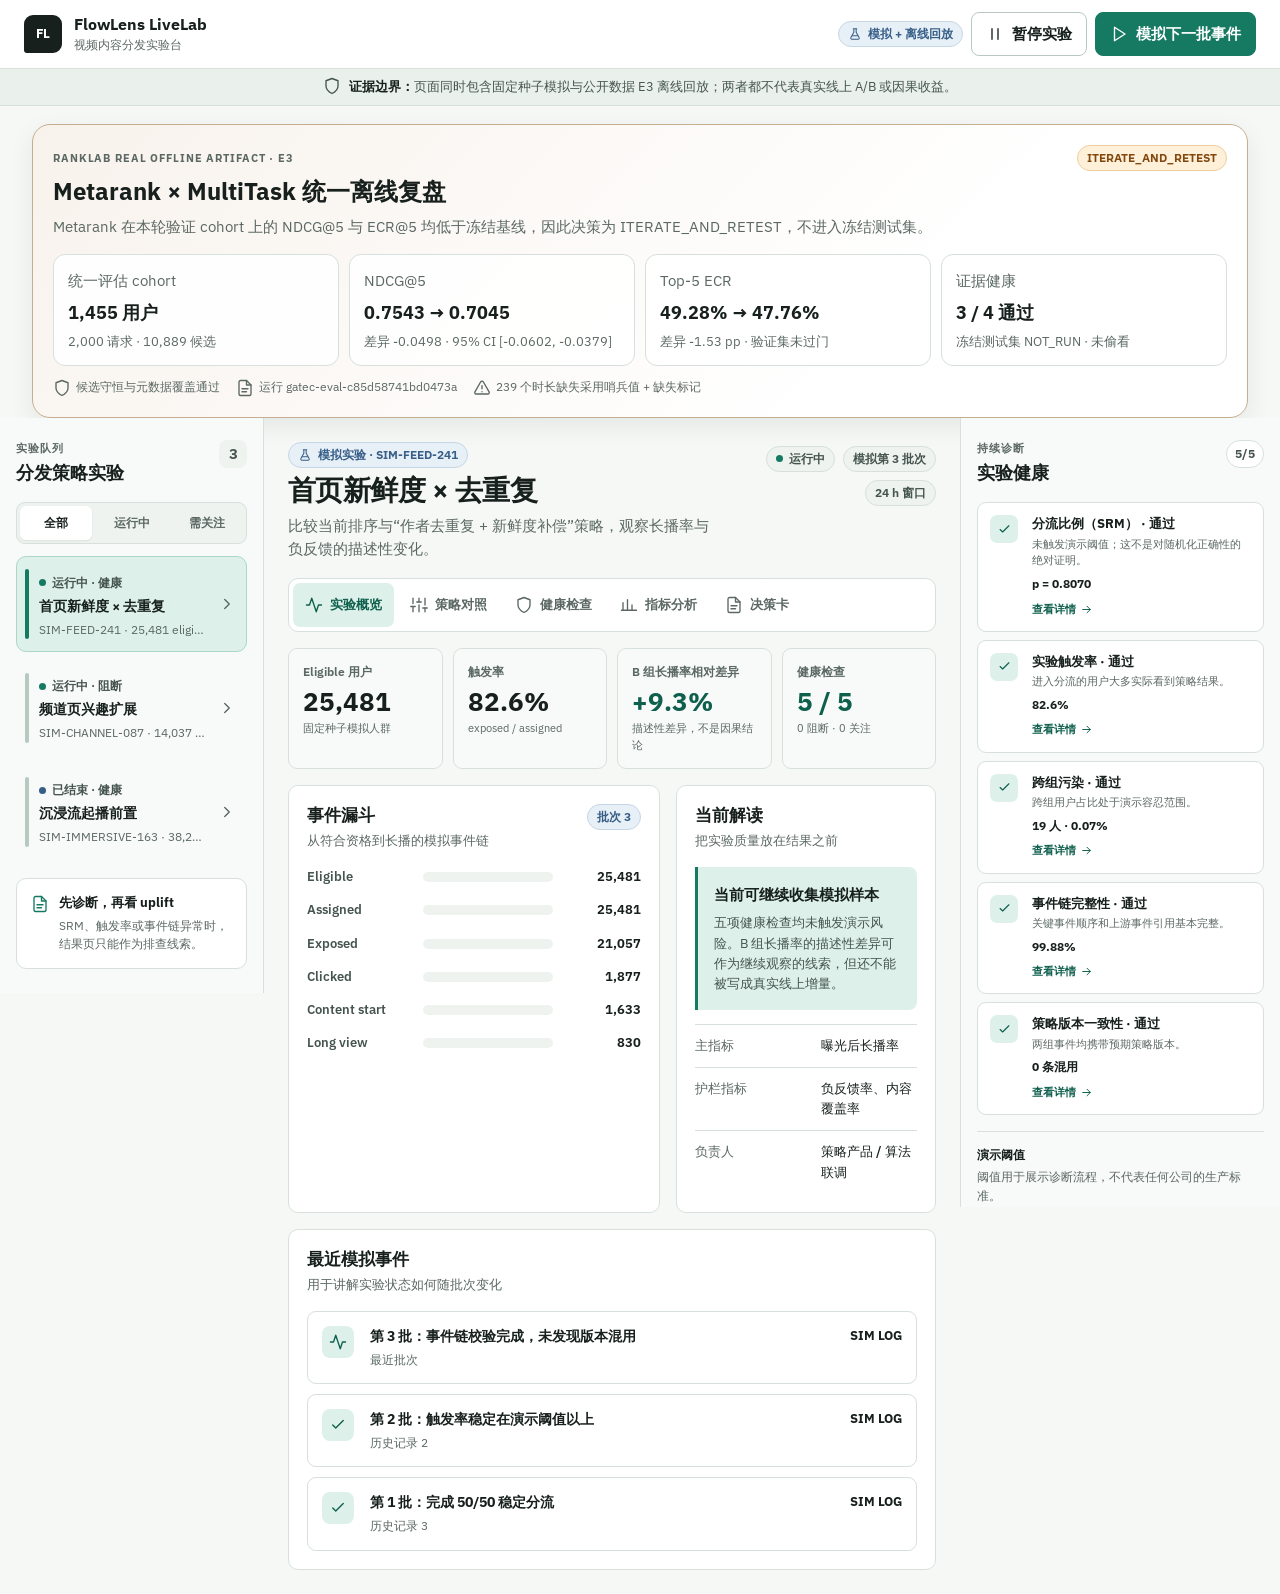
<file: apps/livelab/index.html>
<!doctype html>
<html lang="zh-CN">
  <head>
    <meta charset="UTF-8" />
    <meta name="viewport" content="width=device-width, initial-scale=1.0" />
    <meta
      name="description"
      content="FlowLens LiveLab：用于演示视频内容分发实验配置、健康检查与离线回放决策的本地原型。"
    />
    <title>FlowLens LiveLab · 视频内容分发实验台</title>
    <link rel="preconnect" href="https://font.emtech.cc" />
    <link rel="preconnect" href="https://fonts.googleapis.com" />
    <link rel="preconnect" href="https://fonts.gstatic.com" crossorigin />
    <link href="https://font.emtech.cc/css/LXGWNeoXiHei" rel="stylesheet" />
    <link
      href="https://fonts.googleapis.com/css2?family=IBM+Plex+Sans:wght@400;500;600;700&display=swap"
      rel="stylesheet"
    />
    <link rel="stylesheet" href="./styles.css" />
  </head>
  <body>
    <!-- Lucide icon paths, Apache-2.0: https://lucide.dev -->
    <svg class="icon-sprite" aria-hidden="true">
      <symbol id="icon-activity" viewBox="0 0 24 24">
        <path d="M22 12h-4l-3 9L9 3l-3 9H2" />
      </symbol>
      <symbol id="icon-play" viewBox="0 0 24 24">
        <path d="m6 3 14 9-14 9z" />
      </symbol>
      <symbol id="icon-pause" viewBox="0 0 24 24">
        <path d="M8 5v14M16 5v14" />
      </symbol>
      <symbol id="icon-flask" viewBox="0 0 24 24">
        <path d="M9 3h6M10 9V3h4v6l5 9a2 2 0 0 1-2 3H7a2 2 0 0 1-2-3z" />
        <path d="M7.5 15h9" />
      </symbol>
      <symbol id="icon-check" viewBox="0 0 24 24">
        <path d="m5 12 4 4L19 6" />
      </symbol>
      <symbol id="icon-alert" viewBox="0 0 24 24">
        <path d="M12 9v4M12 17h.01" />
        <path d="M10.3 3.7 2.4 17.4A2 2 0 0 0 4.1 20h15.8a2 2 0 0 0 1.7-2.6L13.7 3.7a2 2 0 0 0-3.4 0Z" />
      </symbol>
      <symbol id="icon-x" viewBox="0 0 24 24">
        <path d="m6 6 12 12M18 6 6 18" />
      </symbol>
      <symbol id="icon-arrow" viewBox="0 0 24 24">
        <path d="M5 12h14M13 6l6 6-6 6" />
      </symbol>
      <symbol id="icon-chart" viewBox="0 0 24 24">
        <path d="M4 19V9M10 19V5M16 19v-7M22 19H2" />
      </symbol>
      <symbol id="icon-shield" viewBox="0 0 24 24">
        <path d="M12 22s8-4 8-10V5l-8-3-8 3v7c0 6 8 10 8 10Z" />
      </symbol>
      <symbol id="icon-file" viewBox="0 0 24 24">
        <path d="M14 2H6a2 2 0 0 0-2 2v16a2 2 0 0 0 2 2h12a2 2 0 0 0 2-2V8z" />
        <path d="M14 2v6h6M8 13h8M8 17h6" />
      </symbol>
      <symbol id="icon-sliders" viewBox="0 0 24 24">
        <path d="M4 21v-7M4 10V3M12 21v-9M12 8V3M20 21v-5M20 12V3" />
        <path d="M1 14h6M9 8h6M17 16h6" />
      </symbol>
      <symbol id="icon-chevron" viewBox="0 0 24 24">
        <path d="m9 18 6-6-6-6" />
      </symbol>
      <symbol id="icon-save" viewBox="0 0 24 24">
        <path d="M19 21H5a2 2 0 0 1-2-2V5a2 2 0 0 1 2-2h11l5 5v11a2 2 0 0 1-2 2Z" />
        <path d="M17 21v-8H7v8M7 3v5h8" />
      </symbol>
      <symbol id="icon-reset" viewBox="0 0 24 24">
        <path d="M3 12a9 9 0 1 0 3-6.7L3 8" />
        <path d="M3 3v5h5" />
      </symbol>
    </svg>

    <header class="app-header">
      <a class="brand" href="#top" aria-label="FlowLens LiveLab 首页">
        <span class="brand-mark" aria-hidden="true">FL</span>
        <span>
          <strong>FlowLens LiveLab</strong>
          <small>视频内容分发实验台</small>
        </span>
      </a>

      <div class="header-actions">
        <span class="badge badge-info">
          <svg class="icon" aria-hidden="true"><use href="#icon-flask"></use></svg>
          模拟 + 离线回放
        </span>
        <button class="button button-secondary" id="toggle-run" type="button">
          <svg class="icon" aria-hidden="true"><use href="#icon-pause"></use></svg>
          <span>暂停实验</span>
        </button>
        <button class="button button-primary" id="simulate-batch" type="button">
          <svg class="icon" aria-hidden="true"><use href="#icon-play"></use></svg>
          <span>模拟下一批事件</span>
        </button>
      </div>
    </header>

    <div class="scope-strip" role="note">
      <svg class="icon" aria-hidden="true"><use href="#icon-shield"></use></svg>
      <span><strong>证据边界：</strong>页面同时包含固定种子模拟与公开数据 E3 离线回放；两者都不代表真实线上 A/B 或因果收益。</span>
    </div>

    <section class="offline-run-shell" id="offline-run-shell" aria-labelledby="offline-run-title" hidden></section>

    <main class="app-shell" id="top">
      <aside class="experiment-rail" aria-labelledby="queue-title">
        <div class="rail-heading">
          <div>
            <p class="eyebrow">实验队列</p>
            <h1 id="queue-title">分发策略实验</h1>
          </div>
          <span class="count" id="experiment-count">3</span>
        </div>

        <div class="rail-filter" aria-label="实验筛选">
          <button class="filter-chip is-active" type="button" data-filter="all">全部</button>
          <button class="filter-chip" type="button" data-filter="running">运行中</button>
          <button class="filter-chip" type="button" data-filter="attention">需关注</button>
        </div>

        <div class="experiment-list" id="experiment-list"></div>

        <section class="rail-note" aria-labelledby="method-note-title">
          <svg class="icon" aria-hidden="true"><use href="#icon-file"></use></svg>
          <div>
            <h2 id="method-note-title">先诊断，再看 uplift</h2>
            <p>SRM、触发率或事件链异常时，结果页只能作为排查线索。</p>
          </div>
        </section>
      </aside>

      <section class="workspace" aria-label="当前实验工作区">
        <header class="experiment-context" id="experiment-context"></header>

        <nav class="view-tabs" aria-label="实验工作区导航" id="view-tabs">
          <button type="button" data-view="overview" aria-current="page">
            <svg class="icon" aria-hidden="true"><use href="#icon-activity"></use></svg>
            实验概览
          </button>
          <button type="button" data-view="strategy">
            <svg class="icon" aria-hidden="true"><use href="#icon-sliders"></use></svg>
            策略对照
          </button>
          <button type="button" data-view="health">
            <svg class="icon" aria-hidden="true"><use href="#icon-shield"></use></svg>
            健康检查
          </button>
          <button type="button" data-view="metrics">
            <svg class="icon" aria-hidden="true"><use href="#icon-chart"></use></svg>
            指标分析
          </button>
          <button type="button" data-view="decision">
            <svg class="icon" aria-hidden="true"><use href="#icon-file"></use></svg>
            决策卡
          </button>
        </nav>

        <div class="view-root" id="view-root" tabindex="-1"></div>
      </section>

      <aside class="health-inspector" aria-labelledby="health-title">
        <div class="inspector-heading">
          <div>
            <p class="eyebrow">持续诊断</p>
            <h2 id="health-title">实验健康</h2>
          </div>
          <span class="health-summary" id="health-summary"></span>
        </div>
        <div id="health-checks" class="health-checks"></div>
        <div class="inspector-footnote">
          <strong>演示阈值</strong>
          <p>阈值用于展示诊断流程，不代表任何公司的生产标准。</p>
        </div>
      </aside>
    </main>

    <div class="toast" id="toast" role="status" aria-live="polite" aria-atomic="true"></div>
    <script src="./data/ranklab_offline_run.js" defer></script>
    <script src="./app.js" defer></script>
  </body>
</html>
</file>
<file: apps/livelab/styles.css>
:root {
  --bg: #f3f6f4;
  --surface: #ffffff;
  --surface-subtle: #f7faf8;
  --surface-strong: #eef3f0;
  --ink: #17201d;
  --muted: #5b6863;
  --muted-strong: #46544f;
  --border: #d7e0dc;
  --border-strong: #b8c9c2;
  --primary: #167a63;
  --primary-strong: #0f5f4d;
  --primary-soft: #ddf1ea;
  --warning: #a65d11;
  --warning-soft: #fff0da;
  --danger: #b43a3a;
  --danger-soft: #fce7e5;
  --info: #365e87;
  --info-soft: #e7eff7;
  --shadow-float: 0 12px 32px rgba(23, 32, 29, 0.12);
  --font-ui: "LXGWNeoXiHei", "IBM Plex Sans", "PingFang SC", "Microsoft YaHei", sans-serif;
  --font-latin: "IBM Plex Sans", sans-serif;
}

* {
  box-sizing: border-box;
}

html {
  background: var(--bg);
  color: var(--ink);
  scroll-behavior: smooth;
}

body {
  margin: 0;
  min-width: 320px;
  min-height: 100vh;
  background:
    linear-gradient(rgba(255, 255, 255, 0.22), rgba(255, 255, 255, 0.22)),
    var(--bg);
  color: var(--ink);
  font-family: var(--font-ui);
  font-size: 15px;
  line-height: 1.55;
  text-rendering: optimizeLegibility;
}

button,
textarea,
input {
  font: inherit;
}

button {
  color: inherit;
}

button,
a,
textarea,
input {
  -webkit-tap-highlight-color: transparent;
}

button:focus-visible,
a:focus-visible,
textarea:focus-visible,
input:focus-visible,
[tabindex]:focus-visible {
  outline: 2px solid var(--primary);
  outline-offset: 2px;
}

h1,
h2,
h3,
p {
  margin: 0;
}

.icon-sprite {
  position: absolute;
  width: 0;
  height: 0;
  overflow: hidden;
}

.icon {
  width: 18px;
  height: 18px;
  flex: 0 0 auto;
  fill: none;
  stroke: currentColor;
  stroke-width: 1.8;
  stroke-linecap: round;
  stroke-linejoin: round;
}

.app-header {
  position: sticky;
  z-index: 20;
  top: 0;
  min-height: 68px;
  display: flex;
  align-items: center;
  justify-content: space-between;
  gap: 24px;
  padding: 12px 24px;
  background: rgba(255, 255, 255, 0.96);
  border-bottom: 1px solid var(--border);
}

.brand {
  display: inline-flex;
  align-items: center;
  gap: 12px;
  min-width: 0;
  color: var(--ink);
  text-decoration: none;
}

.brand-mark {
  width: 38px;
  height: 38px;
  display: grid;
  place-items: center;
  flex: 0 0 auto;
  background: var(--ink);
  color: var(--surface);
  border-radius: 9px 9px 9px 3px;
  font-family: var(--font-latin);
  font-size: 13px;
  font-weight: 700;
  letter-spacing: -0.02em;
}

.brand strong,
.brand small {
  display: block;
}

.brand strong {
  font-size: 16px;
  line-height: 1.25;
}

.brand small {
  margin-top: 2px;
  color: var(--muted);
  font-size: 12px;
}

.header-actions {
  display: flex;
  align-items: center;
  justify-content: flex-end;
  gap: 8px;
}

.button {
  min-height: 44px;
  display: inline-flex;
  align-items: center;
  justify-content: center;
  gap: 8px;
  padding: 9px 14px;
  border-radius: 8px;
  border: 1px solid transparent;
  font-weight: 650;
  cursor: pointer;
  transition:
    transform 150ms ease-out,
    background-color 150ms ease-out,
    border-color 150ms ease-out,
    color 150ms ease-out,
    opacity 150ms ease-out;
}

.button:hover:not(:disabled) {
  transform: translateY(-1px);
}

.button:active:not(:disabled) {
  transform: scale(0.98);
  transition-duration: 60ms;
}

.button:disabled,
.button[aria-busy="true"] {
  opacity: 0.55;
  cursor: not-allowed;
  pointer-events: none;
}

.button-primary {
  color: #ffffff;
  background: var(--primary);
  border-color: var(--primary);
}

.button-primary:hover:not(:disabled) {
  background: var(--primary-strong);
  border-color: var(--primary-strong);
}

.button-secondary {
  color: var(--ink);
  background: var(--surface);
  border-color: var(--border-strong);
}

.button-secondary:hover:not(:disabled) {
  background: var(--surface-subtle);
  border-color: #7d9189;
}

.button-danger {
  color: var(--danger);
  background: var(--surface);
  border-color: #e5b6b1;
}

.button-danger:hover:not(:disabled) {
  background: var(--danger-soft);
}

.badge {
  min-height: 26px;
  display: inline-flex;
  align-items: center;
  gap: 6px;
  width: fit-content;
  padding: 3px 9px;
  border: 1px solid var(--border);
  border-radius: 999px;
  background: var(--surface-strong);
  color: var(--muted-strong);
  font-size: 12px;
  font-weight: 650;
  line-height: 1.2;
  white-space: nowrap;
}

.badge .icon {
  width: 14px;
  height: 14px;
}

.badge-info {
  background: var(--info-soft);
  border-color: #c6d6e5;
  color: var(--info);
}

.badge-success {
  background: var(--primary-soft);
  border-color: #a8d5c5;
  color: var(--primary-strong);
}

.badge-warning {
  background: var(--warning-soft);
  border-color: #edcf9e;
  color: #82470c;
}

.badge-danger {
  background: var(--danger-soft);
  border-color: #e5b6b1;
  color: #8d2e2e;
}

.scope-strip {
  display: flex;
  align-items: flex-start;
  justify-content: center;
  gap: 8px;
  padding: 8px 24px;
  background: #eaf1ed;
  border-bottom: 1px solid var(--border);
  color: var(--muted-strong);
  font-size: 13px;
}

.scope-strip strong {
  color: var(--ink);
}

.app-shell {
  display: grid;
  grid-template-columns: minmax(230px, 264px) minmax(480px, 1fr) minmax(280px, 320px);
  align-items: start;
  min-height: calc(100vh - 111px);
}

.experiment-rail,
.health-inspector {
  position: sticky;
  top: 111px;
  max-height: calc(100vh - 111px);
  overflow-y: auto;
  scrollbar-width: thin;
}

.experiment-rail {
  min-width: 0;
  padding: 22px 16px 24px;
  border-right: 1px solid var(--border);
  background: #f8faf9;
}

.rail-heading,
.inspector-heading {
  display: flex;
  align-items: flex-start;
  justify-content: space-between;
  gap: 12px;
}

.eyebrow {
  margin-bottom: 4px;
  color: var(--muted);
  font-family: var(--font-latin), var(--font-ui);
  font-size: 11px;
  font-weight: 700;
  letter-spacing: 0.08em;
  text-transform: uppercase;
}

.rail-heading h1,
.inspector-heading h2 {
  font-size: 18px;
  line-height: 1.3;
}

.count {
  min-width: 28px;
  height: 28px;
  display: grid;
  place-items: center;
  border-radius: 8px;
  background: var(--surface-strong);
  color: var(--muted-strong);
  font-family: var(--font-latin);
  font-weight: 650;
}

.rail-filter {
  display: flex;
  gap: 4px;
  margin: 18px 0 12px;
  padding: 3px;
  border: 1px solid var(--border);
  border-radius: 9px;
  background: var(--surface-strong);
}

.filter-chip {
  min-height: 34px;
  flex: 1;
  padding: 6px 8px;
  border: 0;
  border-radius: 6px;
  background: transparent;
  color: var(--muted);
  font-size: 12px;
  font-weight: 650;
  cursor: pointer;
  transition: background-color 150ms ease-out, color 150ms ease-out;
}

.filter-chip:hover,
.filter-chip.is-active {
  background: var(--surface);
  color: var(--ink);
}

.filter-chip:active,
.experiment-item:active {
  transform: scale(0.98);
  transition-duration: 60ms;
}

.filter-chip.is-active {
  box-shadow: 0 1px 2px rgba(23, 32, 29, 0.08);
}

.experiment-list {
  display: grid;
  gap: 8px;
}

.experiment-item {
  width: 100%;
  min-height: 92px;
  display: grid;
  grid-template-columns: 4px minmax(0, 1fr) 18px;
  align-items: stretch;
  gap: 10px;
  padding: 12px 10px 12px 8px;
  overflow: hidden;
  border: 1px solid transparent;
  border-radius: 10px;
  background: transparent;
  text-align: left;
  cursor: pointer;
  transition:
    transform 150ms ease-out,
    background-color 150ms ease-out,
    border-color 150ms ease-out;
}

.experiment-item:hover {
  transform: translateY(-1px);
  background: var(--surface);
  border-color: var(--border);
}

.experiment-item[aria-current="true"] {
  background: var(--primary-soft);
  border-color: #acd7c7;
}

.experiment-indicator {
  width: 4px;
  height: 100%;
  min-height: 64px;
  border-radius: 4px;
  background: var(--border-strong);
}

.experiment-item[aria-current="true"] .experiment-indicator {
  background: var(--primary);
}

.experiment-copy {
  min-width: 0;
}

.experiment-copy strong,
.experiment-copy small {
  display: block;
}

.experiment-copy strong {
  margin: 4px 0 5px;
  overflow: hidden;
  font-size: 14px;
  line-height: 1.35;
  text-overflow: ellipsis;
  white-space: nowrap;
}

.experiment-copy small {
  overflow: hidden;
  color: var(--muted);
  font-family: var(--font-latin), var(--font-ui);
  font-size: 12px;
  text-overflow: ellipsis;
  white-space: nowrap;
}

.experiment-item .icon {
  align-self: center;
  color: var(--muted);
}

.status-line {
  display: inline-flex;
  align-items: center;
  gap: 6px;
  color: var(--muted-strong);
  font-size: 12px;
  font-weight: 650;
}

.status-dot {
  width: 7px;
  height: 7px;
  border-radius: 999px;
  background: var(--border-strong);
}

.status-dot.running,
.status-dot.healthy {
  background: var(--primary);
}

.status-dot.attention {
  background: var(--warning);
}

.status-dot.ended {
  background: var(--info);
}

.rail-note {
  display: flex;
  align-items: flex-start;
  gap: 10px;
  margin-top: 18px;
  padding: 14px;
  border: 1px solid var(--border);
  border-radius: 10px;
  background: var(--surface);
}

.rail-note .icon {
  margin-top: 2px;
  color: var(--primary);
}

.rail-note h2 {
  margin-bottom: 4px;
  font-size: 13px;
}

.rail-note p,
.inspector-footnote p {
  color: var(--muted);
  font-size: 12px;
  line-height: 1.55;
}

.workspace {
  min-width: 0;
  padding: 24px;
}

.experiment-context {
  display: flex;
  align-items: flex-start;
  justify-content: space-between;
  gap: 24px;
  margin-bottom: 18px;
}

.context-title {
  min-width: 0;
}

.context-title h2 {
  margin: 5px 0 6px;
  font-size: clamp(23px, 2.2vw, 30px);
  line-height: 1.22;
  letter-spacing: -0.018em;
}

.context-title p {
  max-width: 760px;
  color: var(--muted);
}

.context-meta {
  display: flex;
  flex-wrap: wrap;
  justify-content: flex-end;
  gap: 8px;
  padding-top: 4px;
}

.view-tabs {
  display: flex;
  gap: 4px;
  padding: 4px;
  overflow-x: auto;
  border: 1px solid var(--border);
  border-radius: 10px;
  background: var(--surface);
  scrollbar-width: thin;
}

.view-tabs button {
  min-width: max-content;
  min-height: 44px;
  display: inline-flex;
  align-items: center;
  justify-content: center;
  gap: 7px;
  padding: 8px 12px;
  border: 0;
  border-radius: 7px;
  background: transparent;
  color: var(--muted);
  font-size: 13px;
  font-weight: 650;
  cursor: pointer;
  transition:
    color 150ms ease-out,
    background-color 150ms ease-out,
    transform 150ms ease-out;
}

.view-tabs button:hover {
  color: var(--ink);
  background: var(--surface-subtle);
  transform: translateY(-1px);
}

.view-tabs button:active {
  transform: scale(0.98);
}

.view-tabs button[aria-current="page"] {
  color: var(--primary-strong);
  background: var(--primary-soft);
}

.view-root {
  min-width: 0;
  margin-top: 16px;
  animation: view-enter 180ms ease-out both;
}

@keyframes view-enter {
  from {
    opacity: 0;
    transform: translateY(4px);
  }
  to {
    opacity: 1;
    transform: translateY(0);
  }
}

.section-stack {
  display: grid;
  gap: 16px;
}

.panel {
  min-width: 0;
  padding: 18px;
  border: 1px solid var(--border);
  border-radius: 10px;
  background: var(--surface);
}

.panel-heading {
  display: flex;
  align-items: flex-start;
  justify-content: space-between;
  gap: 16px;
  margin-bottom: 16px;
}

.panel-heading h3 {
  font-size: 17px;
  line-height: 1.35;
}

.panel-heading p {
  margin-top: 4px;
  color: var(--muted);
  font-size: 13px;
}

.stats-grid {
  display: grid;
  grid-template-columns: repeat(4, minmax(0, 1fr));
  gap: 10px;
}

.stat-card {
  min-width: 0;
  padding: 14px;
  border: 1px solid var(--border);
  border-radius: 9px;
  background: var(--surface-subtle);
}

.stat-card span,
.stat-card strong,
.stat-card small {
  display: block;
}

.stat-card span {
  color: var(--muted);
  font-size: 12px;
  font-weight: 650;
}

.stat-card strong {
  margin: 5px 0 4px;
  overflow: hidden;
  font-family: var(--font-latin), var(--font-ui);
  font-size: clamp(20px, 2vw, 27px);
  font-variant-numeric: tabular-nums;
  line-height: 1.15;
  text-overflow: ellipsis;
  white-space: nowrap;
}

.stat-card small {
  color: var(--muted);
  font-size: 11px;
}

.stat-card[data-tone="success"] strong {
  color: var(--primary-strong);
}

.stat-card[data-tone="warning"] strong {
  color: var(--warning);
}

.batch-receipt {
  display: grid;
  grid-template-columns: 40px minmax(0, 1fr) auto;
  align-items: start;
  gap: 14px;
  padding: 15px 16px;
  border: 1px solid #a8d5c5;
  border-radius: 10px;
  background: #f2faf7;
  animation: view-enter 180ms ease-out both;
}

.receipt-icon {
  width: 40px;
  height: 40px;
  display: grid;
  place-items: center;
  border-radius: 9px;
  background: var(--primary-soft);
  color: var(--primary-strong);
}

.receipt-copy h3 {
  margin: 2px 0 9px;
  font-size: 15px;
}

.receipt-stats {
  display: flex;
  flex-wrap: wrap;
  gap: 6px 18px;
  color: var(--muted);
  font-size: 12px;
}

.receipt-stats strong {
  color: var(--ink);
  font-family: var(--font-latin), var(--font-ui);
  font-variant-numeric: tabular-nums;
}

.receipt-actions {
  display: flex;
  align-items: flex-start;
  gap: 6px;
}

.receipt-review {
  min-height: 38px;
  padding: 7px 10px;
  font-size: 12px;
}

.receipt-close {
  width: 38px;
  height: 38px;
  display: grid;
  place-items: center;
  flex: 0 0 auto;
  padding: 0;
  border: 0;
  border-radius: 7px;
  background: transparent;
  color: var(--muted);
  cursor: pointer;
}

.receipt-close:hover {
  background: var(--surface);
  color: var(--ink);
}

.two-column {
  display: grid;
  grid-template-columns: minmax(0, 1.25fr) minmax(260px, 0.75fr);
  gap: 16px;
}

.funnel-list {
  display: grid;
  gap: 13px;
}

.funnel-row {
  display: grid;
  grid-template-columns: 104px minmax(120px, 1fr) 76px;
  align-items: center;
  gap: 12px;
}

.funnel-label {
  min-width: 0;
  color: var(--muted-strong);
  font-size: 13px;
  font-weight: 600;
}

.funnel-track {
  height: 10px;
  overflow: hidden;
  border-radius: 999px;
  background: var(--surface-strong);
}

.funnel-fill {
  height: 100%;
  border-radius: inherit;
  background: var(--primary);
  transform-origin: left center;
  transition: transform 220ms ease-out;
}

.funnel-value {
  text-align: right;
  color: var(--ink);
  font-family: var(--font-latin), var(--font-ui);
  font-size: 13px;
  font-variant-numeric: tabular-nums;
  font-weight: 650;
}

.narrative-box {
  padding: 16px;
  border-left: 3px solid var(--primary);
  border-radius: 0 8px 8px 0;
  background: var(--primary-soft);
}

.narrative-box.warning {
  border-left-color: var(--warning);
  background: var(--warning-soft);
}

.narrative-box.danger {
  border-left-color: var(--danger);
  background: var(--danger-soft);
}

.narrative-box h3 {
  margin-bottom: 7px;
  font-size: 15px;
}

.narrative-box p {
  color: var(--muted-strong);
  font-size: 13px;
}

.narrative-box p + p {
  margin-top: 8px;
}

.variant-grid {
  display: grid;
  grid-template-columns: repeat(2, minmax(0, 1fr));
  gap: 12px;
}

.variant-card {
  min-width: 0;
  padding: 18px;
  border: 1px solid var(--border);
  border-radius: 10px;
  background: var(--surface-subtle);
}

.variant-card[data-variant="B"] {
  border-color: #acd7c7;
  background: #f2faf7;
}

.variant-topline {
  display: flex;
  align-items: center;
  justify-content: space-between;
  gap: 12px;
  margin-bottom: 14px;
}

.variant-letter {
  width: 32px;
  height: 32px;
  display: grid;
  place-items: center;
  border-radius: 8px;
  background: var(--ink);
  color: var(--surface);
  font-family: var(--font-latin);
  font-weight: 700;
}

.variant-card[data-variant="B"] .variant-letter {
  background: var(--primary);
}

.variant-card h3 {
  margin-bottom: 6px;
  font-size: 17px;
}

.variant-card > p {
  min-height: 46px;
  color: var(--muted);
  font-size: 13px;
}

.definition-list {
  display: grid;
  gap: 0;
  margin: 14px 0 0;
}

.definition-row {
  display: grid;
  grid-template-columns: minmax(110px, 0.4fr) minmax(0, 1fr);
  gap: 16px;
  padding: 11px 0;
  border-top: 1px solid var(--border);
}

.definition-row dt {
  color: var(--muted);
  font-size: 13px;
}

.definition-row dd {
  margin: 0;
  color: var(--ink);
  font-size: 13px;
  font-weight: 550;
}

.health-detail-list {
  display: grid;
  gap: 10px;
}

.health-detail {
  display: grid;
  grid-template-columns: 36px minmax(0, 1fr) auto;
  align-items: start;
  gap: 12px;
  padding: 14px;
  border: 1px solid var(--border);
  border-radius: 9px;
  background: var(--surface);
  scroll-margin: 24px;
  transition: border-color 180ms ease-out, box-shadow 180ms ease-out, background-color 180ms ease-out;
}

.health-detail.is-focused {
  border-color: var(--primary);
  background: #f7fcfa;
  box-shadow: 0 0 0 3px var(--primary-soft);
}

.health-detail-icon,
.check-icon {
  width: 32px;
  height: 32px;
  display: grid;
  place-items: center;
  border-radius: 8px;
  color: var(--primary-strong);
  background: var(--primary-soft);
}

.health-detail[data-level="warning"] .health-detail-icon,
.health-check[data-level="warning"] .check-icon {
  color: var(--warning);
  background: var(--warning-soft);
}

.health-detail[data-level="danger"] .health-detail-icon,
.health-check[data-level="danger"] .check-icon {
  color: var(--danger);
  background: var(--danger-soft);
}

.health-detail h3 {
  margin-bottom: 3px;
  font-size: 14px;
}

.health-detail p {
  color: var(--muted);
  font-size: 12px;
}

.health-detail-value {
  text-align: right;
  font-family: var(--font-latin), var(--font-ui);
  font-size: 13px;
  font-variant-numeric: tabular-nums;
  font-weight: 700;
  white-space: nowrap;
}

.health-action {
  display: grid;
  grid-template-columns: max-content minmax(0, 1fr);
  gap: 8px;
  margin-top: 9px;
  padding-top: 9px;
  border-top: 1px dashed var(--border);
  font-size: 12px;
}

.health-action span {
  color: var(--muted);
}

.health-action strong {
  color: var(--muted-strong);
  font-weight: 600;
}

.metric-table-wrap {
  overflow-x: auto;
  border: 1px solid var(--border);
  border-radius: 9px;
}

.metric-table {
  width: 100%;
  min-width: 600px;
  border-collapse: collapse;
  font-size: 13px;
}

.metric-table th,
.metric-table td {
  padding: 12px 14px;
  text-align: left;
  border-bottom: 1px solid var(--border);
}

.metric-table th {
  background: var(--surface-subtle);
  color: var(--muted);
  font-size: 11px;
  letter-spacing: 0.04em;
  text-transform: uppercase;
}

.metric-table td:not(:first-child) {
  font-family: var(--font-latin), var(--font-ui);
  font-variant-numeric: tabular-nums;
}

.metric-table tr:last-child td {
  border-bottom: 0;
}

.metric-table tbody tr {
  transition: background-color 150ms ease-out;
}

.metric-table tbody tr:hover,
.metric-table tbody tr.is-selected {
  background: #f2faf7;
}

.metric-table tbody tr.is-selected td:first-child {
  box-shadow: inset 3px 0 0 var(--primary);
}

.metric-select {
  width: 100%;
  min-height: 44px;
  display: grid;
  grid-template-columns: minmax(0, 1fr) 18px;
  align-items: center;
  gap: 10px;
  padding: 0;
  border: 0;
  background: transparent;
  text-align: left;
  cursor: pointer;
}

.metric-select strong,
.metric-select small {
  display: block;
}

.metric-select small {
  margin-top: 2px;
  color: var(--muted);
  font-weight: 400;
}

.metric-select .icon {
  color: var(--muted);
  transition: transform 150ms ease-out, color 150ms ease-out;
}

.metric-select:hover .icon,
.metric-select[aria-pressed="true"] .icon {
  color: var(--primary);
  transform: translateX(2px);
}

.metric-inspector {
  margin-top: 14px;
  padding: 16px;
  border: 1px solid var(--border);
  border-radius: 9px;
  background: var(--surface-subtle);
}

.metric-inspector-heading {
  display: flex;
  align-items: flex-start;
  justify-content: space-between;
  gap: 12px;
}

.metric-inspector-heading h3 {
  font-size: 16px;
}

.metric-inspector > p {
  max-width: 780px;
  margin-top: 6px;
  color: var(--muted);
  font-size: 13px;
}

.metric-breakdown-grid {
  display: grid;
  grid-template-columns: repeat(3, minmax(0, 1fr));
  gap: 8px;
  margin-top: 14px;
}

.metric-breakdown {
  min-width: 0;
  padding: 11px 12px;
  border: 1px solid var(--border);
  border-radius: 8px;
  background: var(--surface);
}

.metric-breakdown span,
.metric-breakdown strong,
.metric-breakdown small {
  display: block;
}

.metric-breakdown span,
.metric-breakdown small {
  color: var(--muted);
  font-size: 11px;
}

.metric-breakdown strong {
  margin: 4px 0 3px;
  overflow: hidden;
  font-family: var(--font-latin), var(--font-ui);
  font-size: 16px;
  font-variant-numeric: tabular-nums;
  text-overflow: ellipsis;
  white-space: nowrap;
}

.metric-breakdown.is-favorable strong {
  color: var(--primary-strong);
}

.metric-breakdown.is-unfavorable strong {
  color: var(--danger);
}

.delta-positive {
  color: var(--primary-strong);
  font-weight: 700;
}

.delta-negative {
  color: var(--danger);
  font-weight: 700;
}

.decision-layout {
  display: grid;
  grid-template-columns: minmax(220px, 0.42fr) minmax(0, 0.58fr);
  gap: 16px;
}

.decision-options {
  display: grid;
  gap: 8px;
}

.decision-option {
  min-height: 56px;
  display: grid;
  grid-template-columns: 18px minmax(0, 1fr);
  align-items: start;
  gap: 10px;
  padding: 11px 12px;
  border: 1px solid var(--border);
  border-radius: 9px;
  cursor: pointer;
  transition: background-color 150ms ease-out, border-color 150ms ease-out;
}

.decision-option:hover {
  background: var(--surface-subtle);
  border-color: var(--border-strong);
}

.decision-option:has(input:checked) {
  background: var(--primary-soft);
  border-color: #9bcfbc;
}

.decision-option input {
  width: 18px;
  height: 18px;
  margin: 2px 0 0;
  accent-color: var(--primary);
}

.decision-option strong,
.decision-option small {
  display: block;
}

.decision-option strong {
  font-size: 14px;
}

.decision-option small {
  margin-top: 2px;
  color: var(--muted);
  font-size: 12px;
}

.field-label {
  display: block;
  margin-bottom: 7px;
  color: var(--muted-strong);
  font-size: 13px;
  font-weight: 650;
}

.decision-textarea {
  width: 100%;
  min-height: 194px;
  display: block;
  resize: vertical;
  padding: 12px;
  border: 1px solid var(--border-strong);
  border-radius: 8px;
  background: var(--surface);
  color: var(--ink);
  line-height: 1.6;
  transition: border-color 150ms ease-out, box-shadow 150ms ease-out;
}

.decision-textarea:hover {
  border-color: #7d9189;
}

.decision-textarea:focus {
  border-color: var(--primary);
  box-shadow: 0 0 0 3px var(--primary-soft);
  outline: none;
}

.form-actions {
  display: flex;
  flex-wrap: wrap;
  align-items: center;
  gap: 8px;
  margin-top: 12px;
}

.save-state {
  margin-left: auto;
  color: var(--muted);
  font-size: 12px;
}

.save-state.is-dirty {
  color: var(--warning);
  font-weight: 650;
}

.save-state.is-saved {
  color: var(--primary-strong);
  font-weight: 650;
}

.health-inspector {
  min-width: 0;
  padding: 22px 16px 24px;
  border-left: 1px solid var(--border);
  background: #f8faf9;
}

.health-summary {
  min-width: 38px;
  height: 28px;
  display: grid;
  place-items: center;
  padding: 0 8px;
  border: 1px solid var(--border);
  border-radius: 999px;
  background: var(--surface);
  color: var(--muted-strong);
  font-family: var(--font-latin), var(--font-ui);
  font-size: 12px;
  font-weight: 700;
  white-space: nowrap;
}

.health-checks {
  display: grid;
  gap: 8px;
  margin-top: 18px;
}

.health-check {
  display: grid;
  grid-template-columns: 32px minmax(0, 1fr);
  gap: 10px;
  padding: 12px;
  border: 1px solid var(--border);
  border-radius: 9px;
  background: var(--surface);
  transition: border-color 220ms ease-out, background-color 220ms ease-out;
}

.health-check-button {
  width: 100%;
  min-height: 44px;
  color: inherit;
  text-align: left;
  cursor: pointer;
}

.health-check-button:hover {
  border-color: var(--border-strong);
  background: var(--surface-subtle);
}

.health-check-button:active {
  transform: scale(0.99);
}

.check-icon {
  width: 28px;
  height: 28px;
  border-radius: 7px;
}

.check-icon .icon {
  width: 15px;
  height: 15px;
}

.health-check h3 {
  font-size: 13px;
  line-height: 1.35;
}

.health-check p {
  margin-top: 3px;
  color: var(--muted);
  font-size: 11px;
  line-height: 1.5;
}

.check-reading {
  display: block;
  margin-top: 6px;
  color: var(--ink);
  font-family: var(--font-latin), var(--font-ui);
  font-size: 12px;
  font-variant-numeric: tabular-nums;
  font-weight: 700;
}

.check-action {
  display: inline-flex;
  align-items: center;
  gap: 4px;
  margin-top: 7px;
  color: var(--primary-strong);
  font-size: 11px;
  font-weight: 650;
}

.check-action .icon {
  width: 13px;
  height: 13px;
  transition: transform 150ms ease-out;
}

.health-check-button:hover .check-action .icon {
  transform: translateX(2px);
}

.inspector-action {
  width: 100%;
  margin-top: 2px;
  font-size: 12px;
}

.inspector-footnote {
  margin-top: 16px;
  padding-top: 14px;
  border-top: 1px solid var(--border);
}

.inspector-footnote strong {
  display: block;
  margin-bottom: 3px;
  font-size: 12px;
}

.toast {
  position: fixed;
  z-index: 50;
  right: 20px;
  bottom: 20px;
  max-width: min(360px, calc(100vw - 40px));
  padding: 12px 14px;
  border: 1px solid #9bcfbc;
  border-radius: 9px;
  background: #f2faf7;
  color: var(--primary-strong);
  box-shadow: var(--shadow-float);
  font-weight: 650;
  opacity: 0;
  pointer-events: none;
  transform: translateY(8px);
  transition: opacity 180ms ease-out, transform 180ms ease-out;
}

.toast.is-visible {
  opacity: 1;
  transform: translateY(0);
}

.empty-filter {
  padding: 20px 12px;
  border: 1px dashed var(--border-strong);
  border-radius: 9px;
  color: var(--muted);
  font-size: 13px;
  text-align: center;
}

@media (max-width: 1180px) {
  .app-shell {
    grid-template-columns: 236px minmax(440px, 1fr) 280px;
  }

  .workspace {
    padding: 20px;
  }

  .stats-grid {
    grid-template-columns: repeat(2, minmax(0, 1fr));
  }

  .two-column {
    grid-template-columns: 1fr;
  }

  .metric-breakdown-grid {
    grid-template-columns: 1fr 1fr;
  }

  .metric-breakdown:last-child {
    grid-column: 1 / -1;
  }
}

@media (max-width: 960px) {
  .app-shell {
    grid-template-columns: 230px minmax(0, 1fr);
  }

  .health-inspector {
    position: static;
    grid-column: 1 / -1;
    max-height: none;
    border-top: 1px solid var(--border);
    border-left: 0;
  }

  .health-checks {
    grid-template-columns: repeat(2, minmax(0, 1fr));
  }

  .experiment-context,
  .decision-layout {
    grid-template-columns: 1fr;
  }

  .experiment-context {
    display: grid;
    gap: 12px;
  }

  .context-meta {
    justify-content: flex-start;
  }
}

@media (max-width: 720px) {
  .app-header {
    position: static;
    align-items: flex-start;
    flex-direction: column;
    padding: 14px 16px;
  }

  .header-actions {
    width: 100%;
    justify-content: flex-start;
    flex-wrap: wrap;
  }

  .header-actions .badge {
    order: 3;
  }

  .scope-strip {
    justify-content: flex-start;
    padding: 9px 16px;
  }

  .app-shell {
    display: block;
  }

  .experiment-rail,
  .health-inspector {
    position: static;
    max-height: none;
    border: 0;
  }

  .experiment-rail {
    padding: 18px 16px;
    border-bottom: 1px solid var(--border);
  }

  .experiment-list {
    grid-template-columns: repeat(3, minmax(210px, 1fr));
    overflow-x: auto;
    padding-bottom: 6px;
  }

  .workspace {
    padding: 18px 16px;
  }

  .variant-grid,
  .decision-layout,
  .health-checks {
    grid-template-columns: 1fr;
  }

  .batch-receipt {
    grid-template-columns: 40px minmax(0, 1fr);
  }

  .receipt-actions {
    grid-column: 2;
    justify-content: space-between;
  }

  .health-inspector {
    border-top: 1px solid var(--border);
  }

  .rail-note {
    display: none;
  }
}

@media (max-width: 520px) {
  .header-actions .button {
    flex: 1 1 150px;
  }

  .stats-grid {
    grid-template-columns: 1fr 1fr;
  }

  .stat-card strong {
    font-size: 21px;
  }

  .panel {
    padding: 14px;
  }

  .funnel-row {
    grid-template-columns: 84px minmax(84px, 1fr) 66px;
    gap: 8px;
  }

  .definition-row {
    grid-template-columns: 1fr;
    gap: 3px;
  }

  .health-detail {
    grid-template-columns: 32px minmax(0, 1fr);
  }

  .health-detail-value {
    grid-column: 2;
    text-align: left;
  }

  .save-state {
    width: 100%;
    margin-left: 0;
  }

  .metric-breakdown-grid {
    grid-template-columns: 1fr;
  }

  .metric-breakdown:last-child {
    grid-column: auto;
  }

  .metric-inspector-heading {
    display: grid;
  }

  .health-action {
    grid-template-columns: 1fr;
    gap: 3px;
  }
}

@media (prefers-reduced-motion: reduce) {
  html {
    scroll-behavior: auto;
  }

  *,
  *::before,
  *::after {
    animation-duration: 0.01ms !important;
    animation-iteration-count: 1 !important;
    transition-duration: 0.01ms !important;
  }
}
/* Real E3 offline artifact imported from FlowLens RankLab Gate C. */
.offline-run-shell {
  margin: 18px clamp(16px, 2.5vw, 36px) 0;
  padding: 20px;
  border: 1px solid color-mix(in srgb, var(--warning) 38%, var(--border));
  border-radius: 18px;
  background: linear-gradient(135deg, color-mix(in srgb, var(--warning) 8%, var(--surface)) 0%, var(--surface) 70%);
  box-shadow: 0 8px 24px rgba(23, 32, 29, 0.08);
}

.offline-run-shell[hidden] {
  display: none;
}

.offline-run-heading,
.offline-run-footnote {
  display: flex;
  align-items: flex-start;
  justify-content: space-between;
  gap: 16px;
}

.offline-run-heading h2 {
  margin: 5px 0 4px;
  font-size: clamp(18px, 2vw, 24px);
}

.offline-run-heading p {
  margin: 0;
  color: var(--muted);
}

.offline-run-grid {
  display: grid;
  grid-template-columns: repeat(4, minmax(0, 1fr));
  gap: 10px;
  margin-top: 16px;
}

.offline-run-grid article {
  min-width: 0;
  padding: 14px;
  border: 1px solid var(--border);
  border-radius: 12px;
  background: color-mix(in srgb, var(--surface) 92%, transparent);
}

.offline-run-grid span,
.offline-run-grid small {
  display: block;
  color: var(--muted);
}

.offline-run-grid strong {
  display: block;
  margin: 7px 0 5px;
  font-size: 18px;
}

.offline-run-footnote {
  justify-content: flex-start;
  flex-wrap: wrap;
  margin-top: 12px;
  color: var(--muted);
  font-size: 12px;
}

.offline-run-footnote span {
  display: inline-flex;
  align-items: center;
  gap: 5px;
}

@media (max-width: 960px) {
  .offline-run-grid {
    grid-template-columns: repeat(2, minmax(0, 1fr));
  }
}

@media (max-width: 520px) {
  .offline-run-heading {
    align-items: flex-start;
    flex-direction: column;
  }

  .offline-run-grid {
    grid-template-columns: 1fr;
  }
}
</file>
